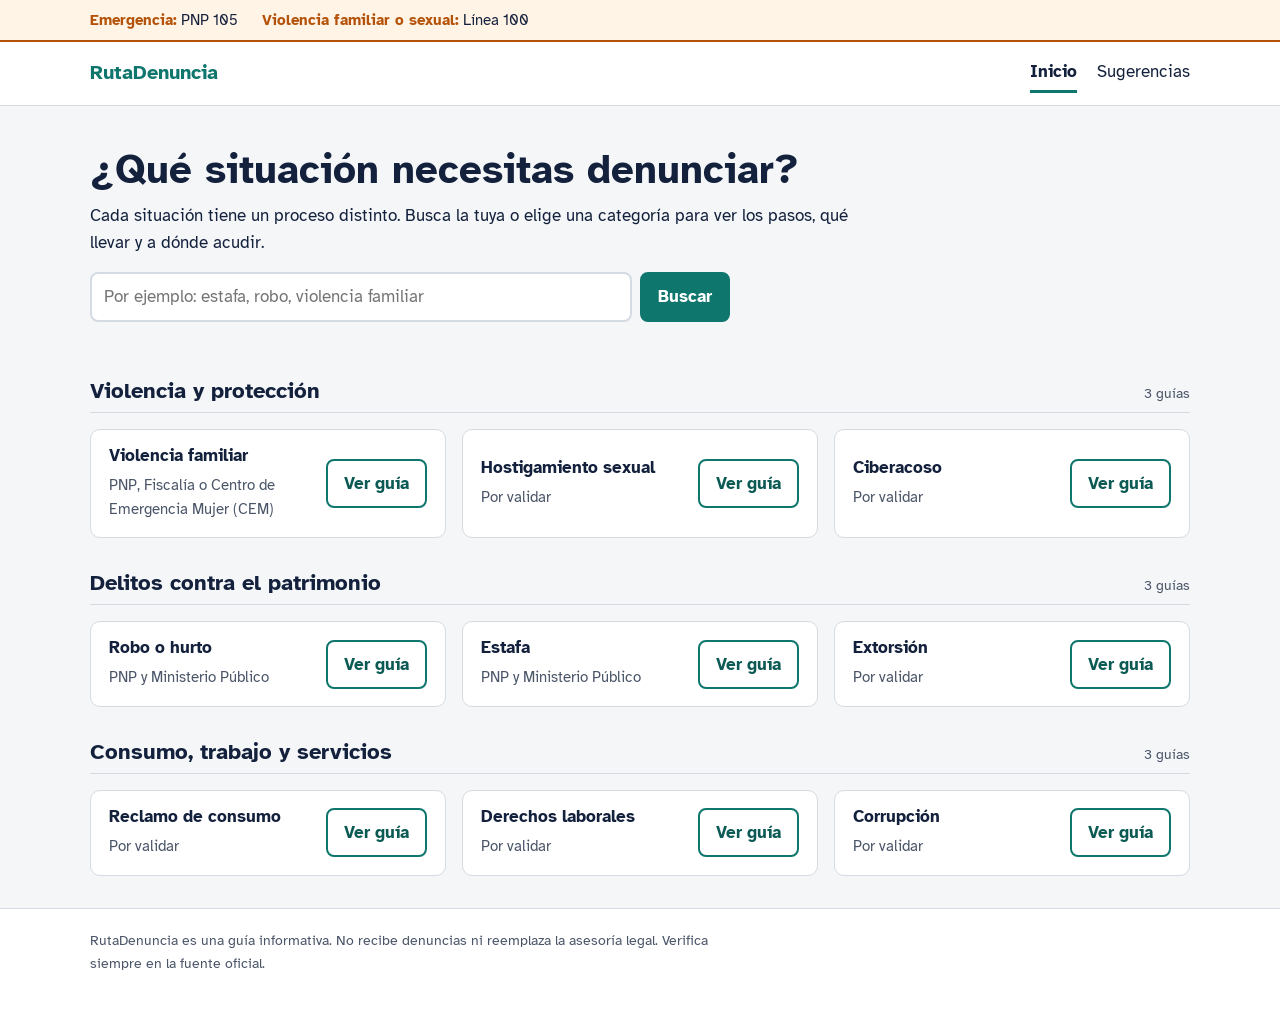
<file: index.html>
<!DOCTYPE html><html lang="es"><head>
<meta charset="utf-8">
<meta name="viewport" content="width=device-width, initial-scale=1">
<link rel="preconnect" href="https://fonts.googleapis.com">
<link rel="preconnect" href="https://fonts.gstatic.com" crossorigin>
<link rel="stylesheet" href="https://fonts.googleapis.com/css2?family=Atkinson+Hyperlegible:wght@400;700&display=swap">
<link rel="stylesheet" href="css/variables.css">
<link rel="stylesheet" href="css/base.css">
<link rel="stylesheet" href="css/componentes.css">
<title>RutaDenuncia · Cómo denunciar según tu situación</title><meta name="description" content="Guías paso a paso para saber cómo y dónde presentar una denuncia, ordenadas por tipo de situación."></head><body>
<a class="saltar" href="#contenido">Saltar al contenido</a>
<div class="emergencia" role="region" aria-label="Números de emergencia">
  <div class="contenedor"><span><strong>Emergencia:</strong> PNP 105</span><span><strong>Violencia familiar o sexual:</strong> Línea 100</span></div>
</div>
<header class="cabecera">
  <div class="contenedor">
    <a class="marca" href="index.html">RutaDenuncia</a>
    <nav class="nav" aria-label="Principal">
      <a href="index.html" aria-current="page">Inicio</a>
      <a href="sugerencias.html">Sugerencias</a>
    </nav>
  </div>
</header>
<main id="contenido">
  <section class="portada contenedor">
    <h1>¿Qué situación necesitas denunciar?</h1>
    <p>Cada situación tiene un proceso distinto. Busca la tuya o elige una categoría para ver los pasos, qué llevar y a dónde acudir.</p>
    <form id="form-buscar" class="buscador" role="search">
      <label for="q" class="visually-hidden" style="position:absolute;left:-999px">Buscar situación</label>
      <input type="search" id="q" name="q" placeholder="Por ejemplo: estafa, robo, violencia familiar" autocomplete="off">
      <button class="btn" type="submit">Buscar</button>
    </form>
  </section>
  <div class="contenedor">
    <div id="categorias" aria-live="polite"></div>
    <div id="sin-resultados" class="vacio" hidden>
      <p>No encontramos guías con ese texto. Prueba con otra palabra o <a href="sugerencias.html">propón una nueva guía</a>.</p>
    </div>
  </div>
</main>
<footer class="pie"><div class="contenedor"><p>RutaDenuncia es una guía informativa. No recibe denuncias ni reemplaza la asesoría legal. Verifica siempre en la fuente oficial.</p></div></footer>
<script src="js/datos.js"></script><script src="js/buscador.js"></script></body></html>
</file>
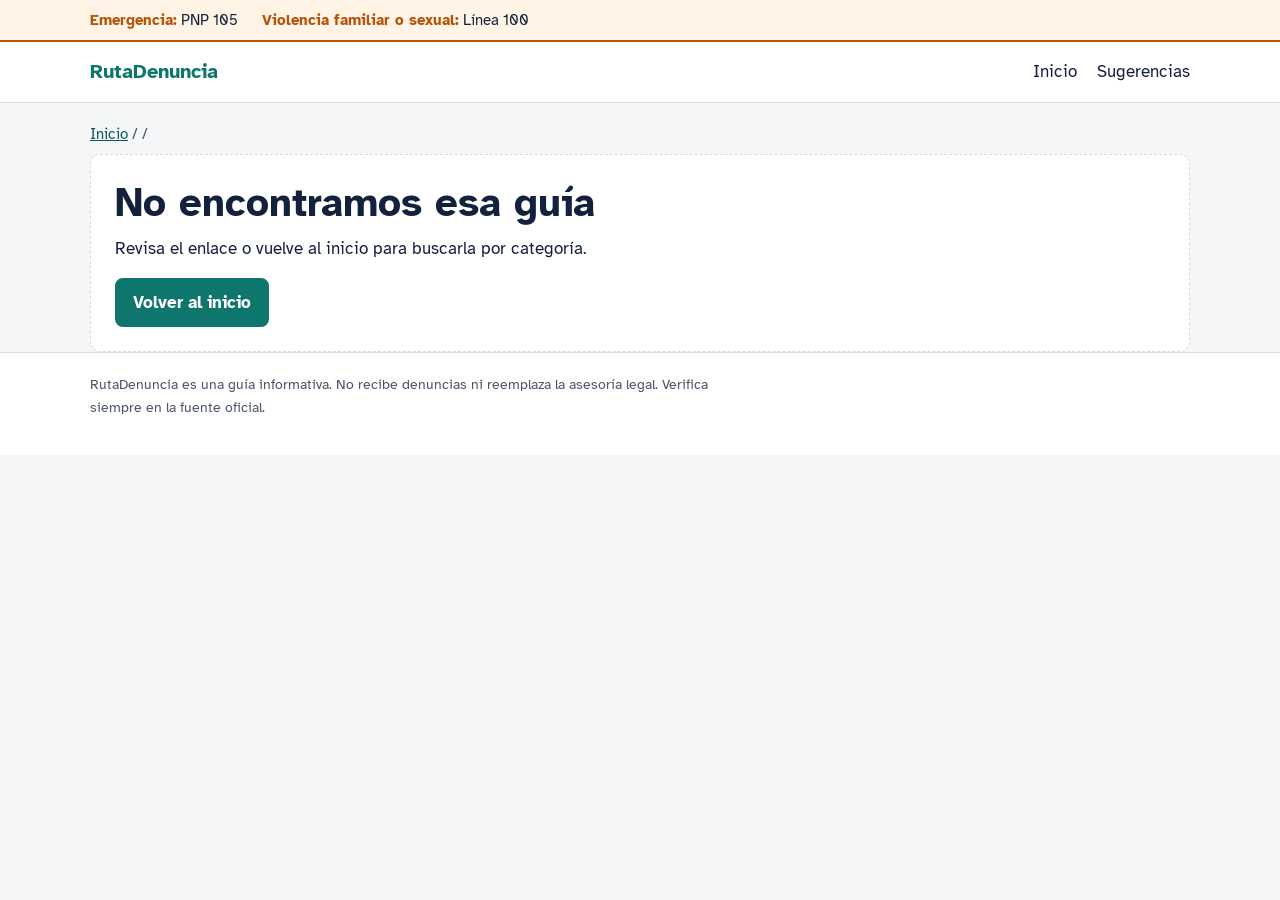
<file: proceso.html>
<!DOCTYPE html><html lang="es"><head>
<meta charset="utf-8">
<meta name="viewport" content="width=device-width, initial-scale=1">
<link rel="preconnect" href="https://fonts.googleapis.com">
<link rel="preconnect" href="https://fonts.gstatic.com" crossorigin>
<link rel="stylesheet" href="https://fonts.googleapis.com/css2?family=Atkinson+Hyperlegible:wght@400;700&display=swap">
<link rel="stylesheet" href="css/variables.css">
<link rel="stylesheet" href="css/base.css">
<link rel="stylesheet" href="css/componentes.css">
<title>Guía · RutaDenuncia</title></head><body>
<a class="saltar" href="#contenido">Saltar al contenido</a>
<div class="emergencia" role="region" aria-label="Números de emergencia">
  <div class="contenedor"><span><strong>Emergencia:</strong> PNP 105</span><span><strong>Violencia familiar o sexual:</strong> Línea 100</span></div>
</div>
<header class="cabecera">
  <div class="contenedor">
    <a class="marca" href="index.html">RutaDenuncia</a>
    <nav class="nav" aria-label="Principal">
      <a href="index.html">Inicio</a>
      <a href="sugerencias.html">Sugerencias</a>
    </nav>
  </div>
</header>
<main id="contenido" class="contenedor">
  <p class="migas"><a href="index.html">Inicio</a> / <span id="migas-categoria"></span> / <span id="migas-proceso"></span></p>
  <div id="contenido-guia"></div>
</main>
<footer class="pie"><div class="contenedor"><p>RutaDenuncia es una guía informativa. No recibe denuncias ni reemplaza la asesoría legal. Verifica siempre en la fuente oficial.</p></div></footer>
<script src="js/datos.js"></script><script src="js/proceso.js"></script></body></html>
</file>
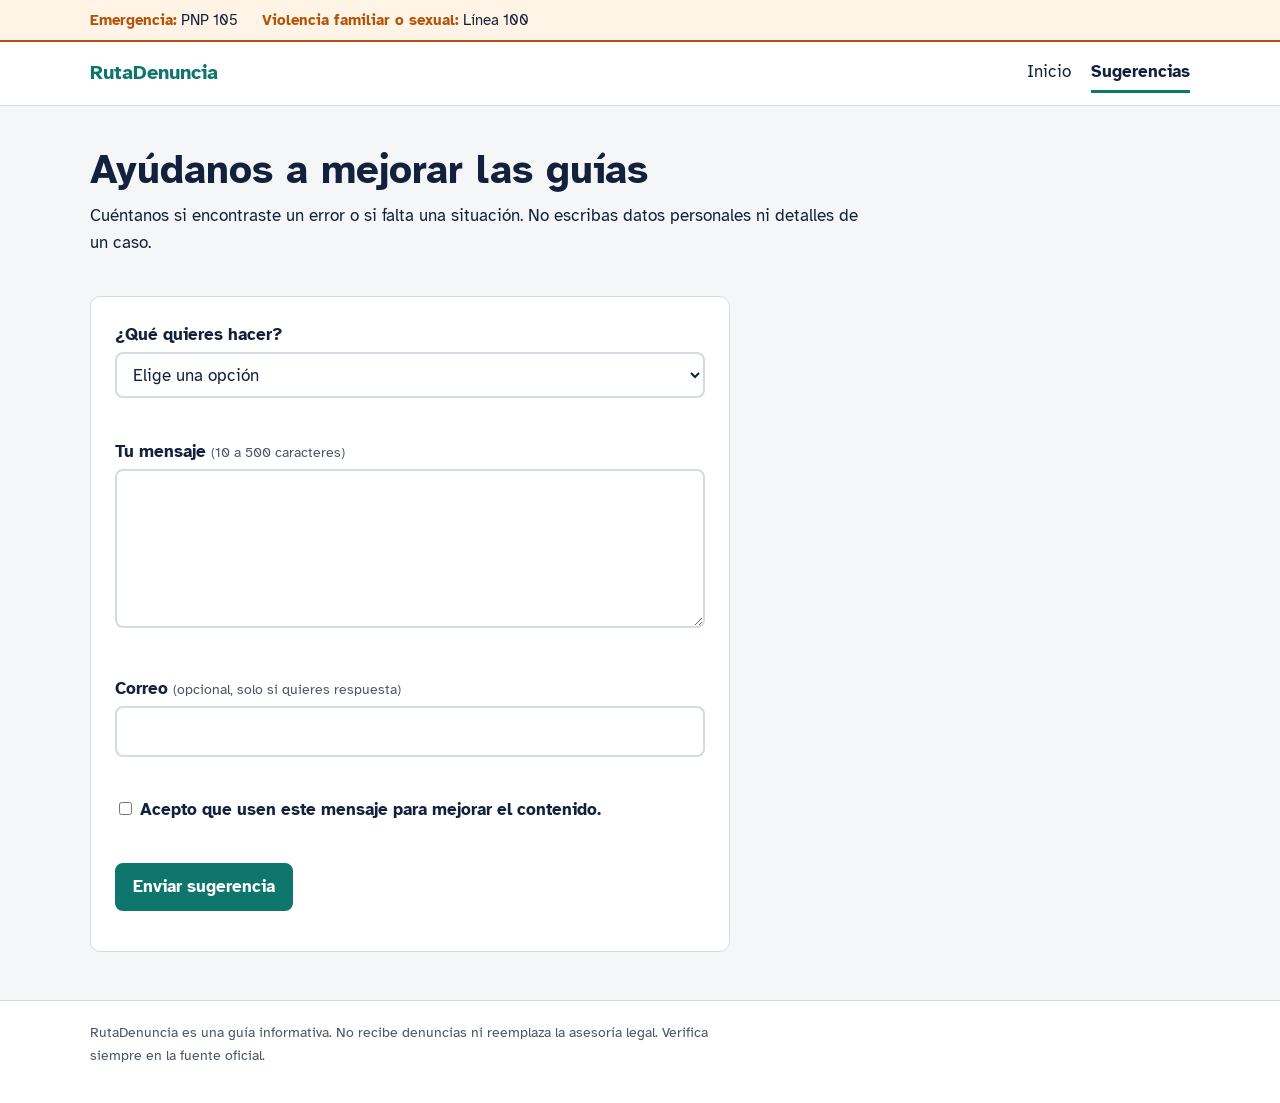
<file: sugerencias.html>
<!DOCTYPE html><html lang="es"><head>
<meta charset="utf-8">
<meta name="viewport" content="width=device-width, initial-scale=1">
<link rel="preconnect" href="https://fonts.googleapis.com">
<link rel="preconnect" href="https://fonts.gstatic.com" crossorigin>
<link rel="stylesheet" href="https://fonts.googleapis.com/css2?family=Atkinson+Hyperlegible:wght@400;700&display=swap">
<link rel="stylesheet" href="css/variables.css">
<link rel="stylesheet" href="css/base.css">
<link rel="stylesheet" href="css/componentes.css">
<title>Sugerencias · RutaDenuncia</title></head><body>
<a class="saltar" href="#contenido">Saltar al contenido</a>
<div class="emergencia" role="region" aria-label="Números de emergencia">
  <div class="contenedor"><span><strong>Emergencia:</strong> PNP 105</span><span><strong>Violencia familiar o sexual:</strong> Línea 100</span></div>
</div>
<header class="cabecera">
  <div class="contenedor">
    <a class="marca" href="index.html">RutaDenuncia</a>
    <nav class="nav" aria-label="Principal">
      <a href="index.html">Inicio</a>
      <a href="sugerencias.html" aria-current="page">Sugerencias</a>
    </nav>
  </div>
</header>
<main id="contenido" class="contenedor">
  <section class="portada">
    <h1>Ayúdanos a mejorar las guías</h1>
    <p>Cuéntanos si encontraste un error o si falta una situación. No escribas datos personales ni detalles de un caso.</p>
  </section>
  <form id="form-sugerencia" class="formulario" novalidate>
    <div class="campo">
      <label for="tipo">¿Qué quieres hacer?</label>
      <select id="tipo" name="tipo" aria-describedby="tipo-error">
        <option value="">Elige una opción</option>
        <option value="error">Reportar un error</option>
        <option value="nueva">Proponer una nueva guía</option>
        <option value="mejora">Sugerir una mejora</option>
      </select>
      <p class="error" id="tipo-error" role="alert"></p>
    </div>
    <div class="campo">
      <label for="mensaje">Tu mensaje <span class="ayuda">(10 a 500 caracteres)</span></label>
      <textarea id="mensaje" name="mensaje" rows="5" aria-describedby="mensaje-error"></textarea>
      <p class="error" id="mensaje-error" role="alert"></p>
    </div>
    <div class="campo">
      <label for="correo">Correo <span class="ayuda">(opcional, solo si quieres respuesta)</span></label>
      <input type="email" id="correo" name="correo" autocomplete="email" aria-describedby="correo-error">
      <p class="error" id="correo-error" role="alert"></p>
    </div>
    <div class="campo">
      <label><input type="checkbox" id="acepto" name="acepto" aria-describedby="acepto-error"> Acepto que usen este mensaje para mejorar el contenido.</label>
      <p class="error" id="acepto-error" role="alert"></p>
    </div>
    <button class="btn" type="submit">Enviar sugerencia</button>
    <p id="resultado" role="status"></p>
  </form>
</main>
<footer class="pie"><div class="contenedor"><p>RutaDenuncia es una guía informativa. No recibe denuncias ni reemplaza la asesoría legal. Verifica siempre en la fuente oficial.</p></div></footer>
<script src="js/validaciones.js"></script></body></html>
</file>
<file: css/variables.css>
/* Variables de diseño: colores, tipografía y espaciados */
:root {
  --tinta: #14213d;
  --primario: #0f766e;
  --primario-oscuro: #0b5a54;
  --alerta: #b45309;
  --alerta-fondo: #fff4e5;
  --fondo: #f4f6f8;
  --superficie: #ffffff;
  --borde: #d5dbe3;
  --texto-suave: #4a5568;
  --radio: 10px;
  --espacio: 1rem;
  --fuente: "Atkinson Hyperlegible", system-ui, -apple-system, "Segoe UI", Arial, sans-serif;
}
</file>
<file: css/base.css>
/* Reset mínimo y estilos globales */
*, *::before, *::after { box-sizing: border-box; }
html { scroll-behavior: smooth; }
body { margin: 0; font-family: var(--fuente); font-size: 1.0625rem; line-height: 1.6;
  color: var(--tinta); background: var(--fondo); }
h1, h2, h3 { line-height: 1.2; margin: 0 0 .5rem; }
h1 { font-size: clamp(1.75rem, 4vw, 2.5rem); }
h2 { font-size: 1.35rem; }
h3 { font-size: 1.05rem; }
p { margin: 0 0 var(--espacio); max-width: 70ch; }
a { color: var(--primario-oscuro); }
:focus-visible { outline: 3px solid var(--alerta); outline-offset: 2px; }
.contenedor { width: min(1100px, 100% - 2rem); margin-inline: auto; }
.saltar { position: absolute; left: -999px; background: var(--tinta); color: #fff; padding: .5rem 1rem; }
.saltar:focus { left: 1rem; top: 1rem; z-index: 10; }
@media (prefers-reduced-motion: reduce) { html { scroll-behavior: auto; } }
</file>
<file: css/componentes.css>
/* Componentes: emergencia, navegación, tarjetas, guía, formularios */
.emergencia { background: var(--alerta-fondo); border-bottom: 2px solid var(--alerta); font-size: .95rem; }
.emergencia .contenedor { display: flex; flex-wrap: wrap; gap: .25rem 1.5rem; padding-block: .5rem; }
.emergencia strong { color: var(--alerta); }

.cabecera { background: var(--superficie); border-bottom: 1px solid var(--borde); }
.cabecera .contenedor { display: flex; flex-wrap: wrap; align-items: center; justify-content: space-between; gap: .5rem 1.5rem; padding-block: .75rem; }
.marca { font-weight: 700; font-size: 1.25rem; color: var(--primario); text-decoration: none; }
.nav { display: flex; gap: 1.25rem; }
.nav a { color: var(--tinta); text-decoration: none; padding-block: .25rem; }
.nav a[aria-current="page"] { border-bottom: 3px solid var(--primario); font-weight: 700; }

.portada { padding-block: 2.5rem 1.5rem; }
.buscador { display: flex; flex-wrap: wrap; gap: .5rem; max-width: 640px; }
.buscador input { flex: 1 1 260px; }

.grupo { margin-block: 2rem; }
.grupo-cabecera { display: flex; justify-content: space-between; align-items: baseline; border-bottom: 1px solid var(--borde); margin-bottom: 1rem; }
.cantidad { font-size: .9rem; color: var(--texto-suave); }
.grid-tarjetas { list-style: none; margin: 0; padding: 0; display: grid; gap: var(--espacio);
  grid-template-columns: repeat(auto-fit, minmax(280px, 1fr)); }
.tarjeta { display: flex; justify-content: space-between; align-items: center; gap: 1rem;
  background: var(--superficie); border: 1px solid var(--borde); border-radius: var(--radio); padding: 1rem 1.1rem; }
.tarjeta p { margin: 0; font-size: .92rem; color: var(--texto-suave); }

.btn { display: inline-block; font: inherit; font-weight: 700; text-decoration: none; cursor: pointer;
  background: var(--primario); color: #fff; border: 2px solid var(--primario); border-radius: 8px; padding: .55rem 1rem; }
.btn:hover { background: var(--primario-oscuro); border-color: var(--primario-oscuro); color: #fff; }
.btn-suave { background: transparent; color: var(--primario-oscuro); white-space: nowrap; }
.btn-suave:hover { background: #e3f3f1; color: var(--primario-oscuro); }

.vacio { background: var(--superficie); border: 1px dashed var(--borde); border-radius: var(--radio); padding: 1.5rem; }

.migas { font-size: .92rem; color: var(--texto-suave); margin-block: 1.25rem .5rem; }
.guia { display: grid; gap: 2rem; grid-template-columns: 1fr; padding-bottom: 3rem; }
.pasos { list-style: none; counter-reset: paso; margin: 0; padding: 0; }
.pasos li { counter-increment: paso; position: relative; background: var(--superficie); border: 1px solid var(--borde);
  border-radius: var(--radio); padding: .9rem 1rem .9rem 3.4rem; margin-bottom: .75rem; }
.pasos li::before { content: counter(paso); position: absolute; left: 1rem; top: .8rem; width: 1.75rem; height: 1.75rem;
  border-radius: 50%; background: var(--primario); color: #fff; font-weight: 700; display: grid; place-items: center; }
.lateral { background: var(--superficie); border: 1px solid var(--borde); border-radius: var(--radio); padding: 1.25rem; align-self: start; }
.lateral ul { padding-left: 1.2rem; margin: 0 0 1rem; }
.aviso { font-size: .9rem; color: var(--texto-suave); border-left: 4px solid var(--alerta); padding-left: .75rem; }
@media (min-width: 800px) { .guia { grid-template-columns: 2fr 1fr; } }

.formulario { background: var(--superficie); border: 1px solid var(--borde); border-radius: var(--radio); padding: 1.5rem; max-width: 640px; margin-bottom: 3rem; }
.campo { margin-bottom: 1.1rem; }
label { display: block; font-weight: 700; margin-bottom: .25rem; }
.ayuda { font-weight: 400; color: var(--texto-suave); font-size: .9rem; }
input[type="search"], input[type="email"], select, textarea {
  width: 100%; font: inherit; padding: .6rem .75rem; border: 2px solid var(--borde); border-radius: 8px; background: #fff; color: var(--tinta); }
[aria-invalid="true"] { border-color: #b42318; }
.error { color: #b42318; font-size: .92rem; margin: .25rem 0 0; min-height: 1.2em; }
.exito { background: #e6f4ea; border: 1px solid #1e7a3c; border-radius: 8px; padding: .75rem 1rem; }
.pie { border-top: 1px solid var(--borde); background: var(--superficie); padding-block: 1.25rem; font-size: .9rem; color: var(--texto-suave); }
</file>
